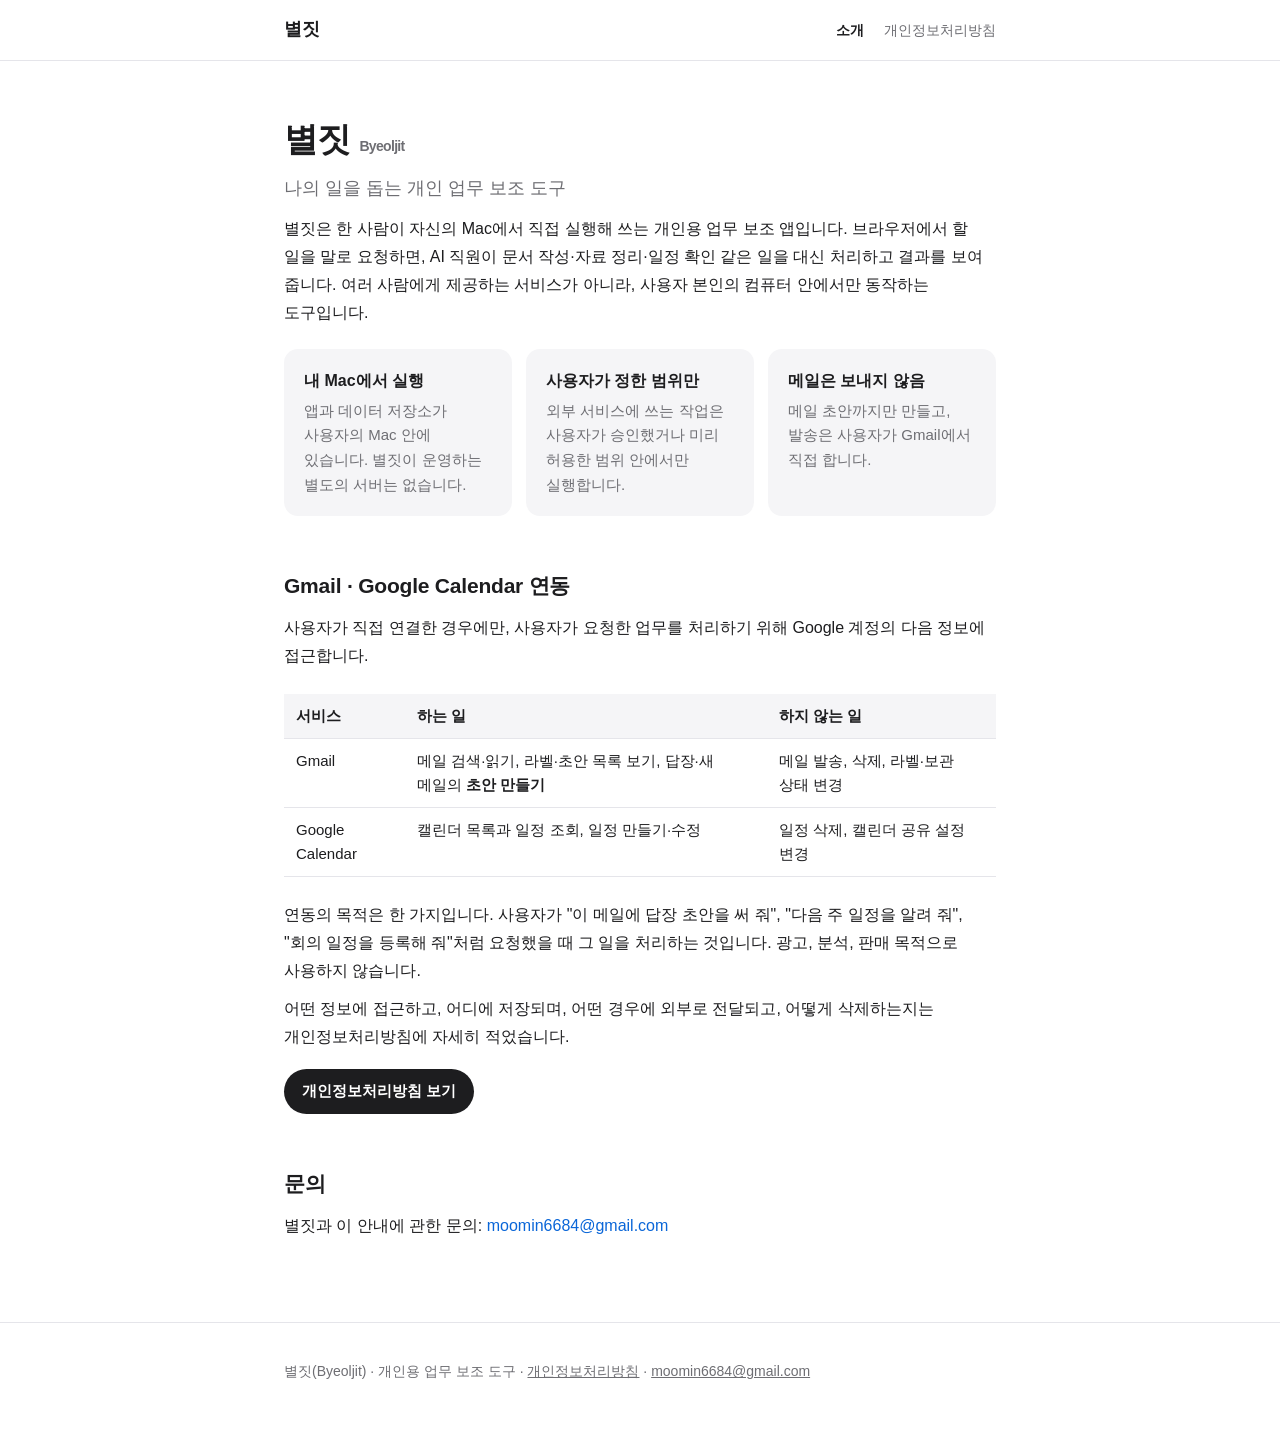
<file: index.html>
<!doctype html>
<html lang="ko">
<head>
<meta charset="utf-8">
<meta name="viewport" content="width=device-width, initial-scale=1">
<title>별짓 — 개인 업무 보조 도구</title>
<meta name="description" content="별짓(Byeoljit)은 한 사람이 자신의 Mac에서 실행하는 개인 업무 보조 도구입니다. Gmail과 Google Calendar를 연결해 메일 확인·초안 작성과 일정 조회·등록을 돕습니다.">
<!-- Google Search Console 소유권 확인용 메타 태그를 받으면 이 줄 아래에 그대로 붙여 넣습니다. 예: <meta name="google-site-verification" content="..."> -->
<link rel="stylesheet" href="style.css">
</head>
<body>
<header class="site"><div class="wrap">
  <a class="brand" href="./">별짓</a>
  <nav><a href="./" aria-current="page">소개</a><a href="privacy.html">개인정보처리방침</a></nav>
</div></header>
<main><div class="wrap">
  <h1>별짓 <span class="meta">Byeoljit</span></h1>
  <p class="lead">나의 일을 돕는 개인 업무 보조 도구</p>
  <p>별짓은 한 사람이 자신의 Mac에서 직접 실행해 쓰는 개인용 업무 보조 앱입니다. 브라우저에서 할 일을 말로 요청하면, AI 직원이 문서 작성·자료 정리·일정 확인 같은 일을 대신 처리하고 결과를 보여 줍니다. 여러 사람에게 제공하는 서비스가 아니라, 사용자 본인의 컴퓨터 안에서만 동작하는 도구입니다.</p>

  <div class="cards">
    <div class="card"><h3>내 Mac에서 실행</h3><p>앱과 데이터 저장소가 사용자의 Mac 안에 있습니다. 별짓이 운영하는 별도의 서버는 없습니다.</p></div>
    <div class="card"><h3>사용자가 정한 범위만</h3><p>외부 서비스에 쓰는 작업은 사용자가 승인했거나 미리 허용한 범위 안에서만 실행합니다.</p></div>
    <div class="card"><h3>메일은 보내지 않음</h3><p>메일 초안까지만 만들고, 발송은 사용자가 Gmail에서 직접 합니다.</p></div>
  </div>

  <h2>Gmail · Google Calendar 연동</h2>
  <p>사용자가 직접 연결한 경우에만, 사용자가 요청한 업무를 처리하기 위해 Google 계정의 다음 정보에 접근합니다.</p>
  <div class="table-wrap"><table>
    <thead><tr><th>서비스</th><th>하는 일</th><th>하지 않는 일</th></tr></thead>
    <tbody>
      <tr><td>Gmail</td><td>메일 검색·읽기, 라벨·초안 목록 보기, 답장·새 메일의 <b>초안 만들기</b></td><td>메일 발송, 삭제, 라벨·보관 상태 변경</td></tr>
      <tr><td>Google Calendar</td><td>캘린더 목록과 일정 조회, 일정 만들기·수정</td><td>일정 삭제, 캘린더 공유 설정 변경</td></tr>
    </tbody>
  </table></div>
  <p>연동의 목적은 한 가지입니다. 사용자가 "이 메일에 답장 초안을 써 줘", "다음 주 일정을 알려 줘", "회의 일정을 등록해 줘"처럼 요청했을 때 그 일을 처리하는 것입니다. 광고, 분석, 판매 목적으로 사용하지 않습니다.</p>
  <p>어떤 정보에 접근하고, 어디에 저장되며, 어떤 경우에 외부로 전달되고, 어떻게 삭제하는지는 개인정보처리방침에 자세히 적었습니다.</p>
  <p><a class="btn" href="privacy.html">개인정보처리방침 보기</a></p>

  <h2>문의</h2>
  <p>별짓과 이 안내에 관한 문의: <a href="mailto:moomin6684@gmail.com">moomin6684@gmail.com</a></p>
</div></main>
<footer class="site"><div class="wrap">
  <p>별짓(Byeoljit) · 개인용 업무 보조 도구 · <a href="privacy.html">개인정보처리방침</a> · <a href="mailto:moomin6684@gmail.com">moomin6684@gmail.com</a></p>
</div></footer>
</body>
</html>
</file>
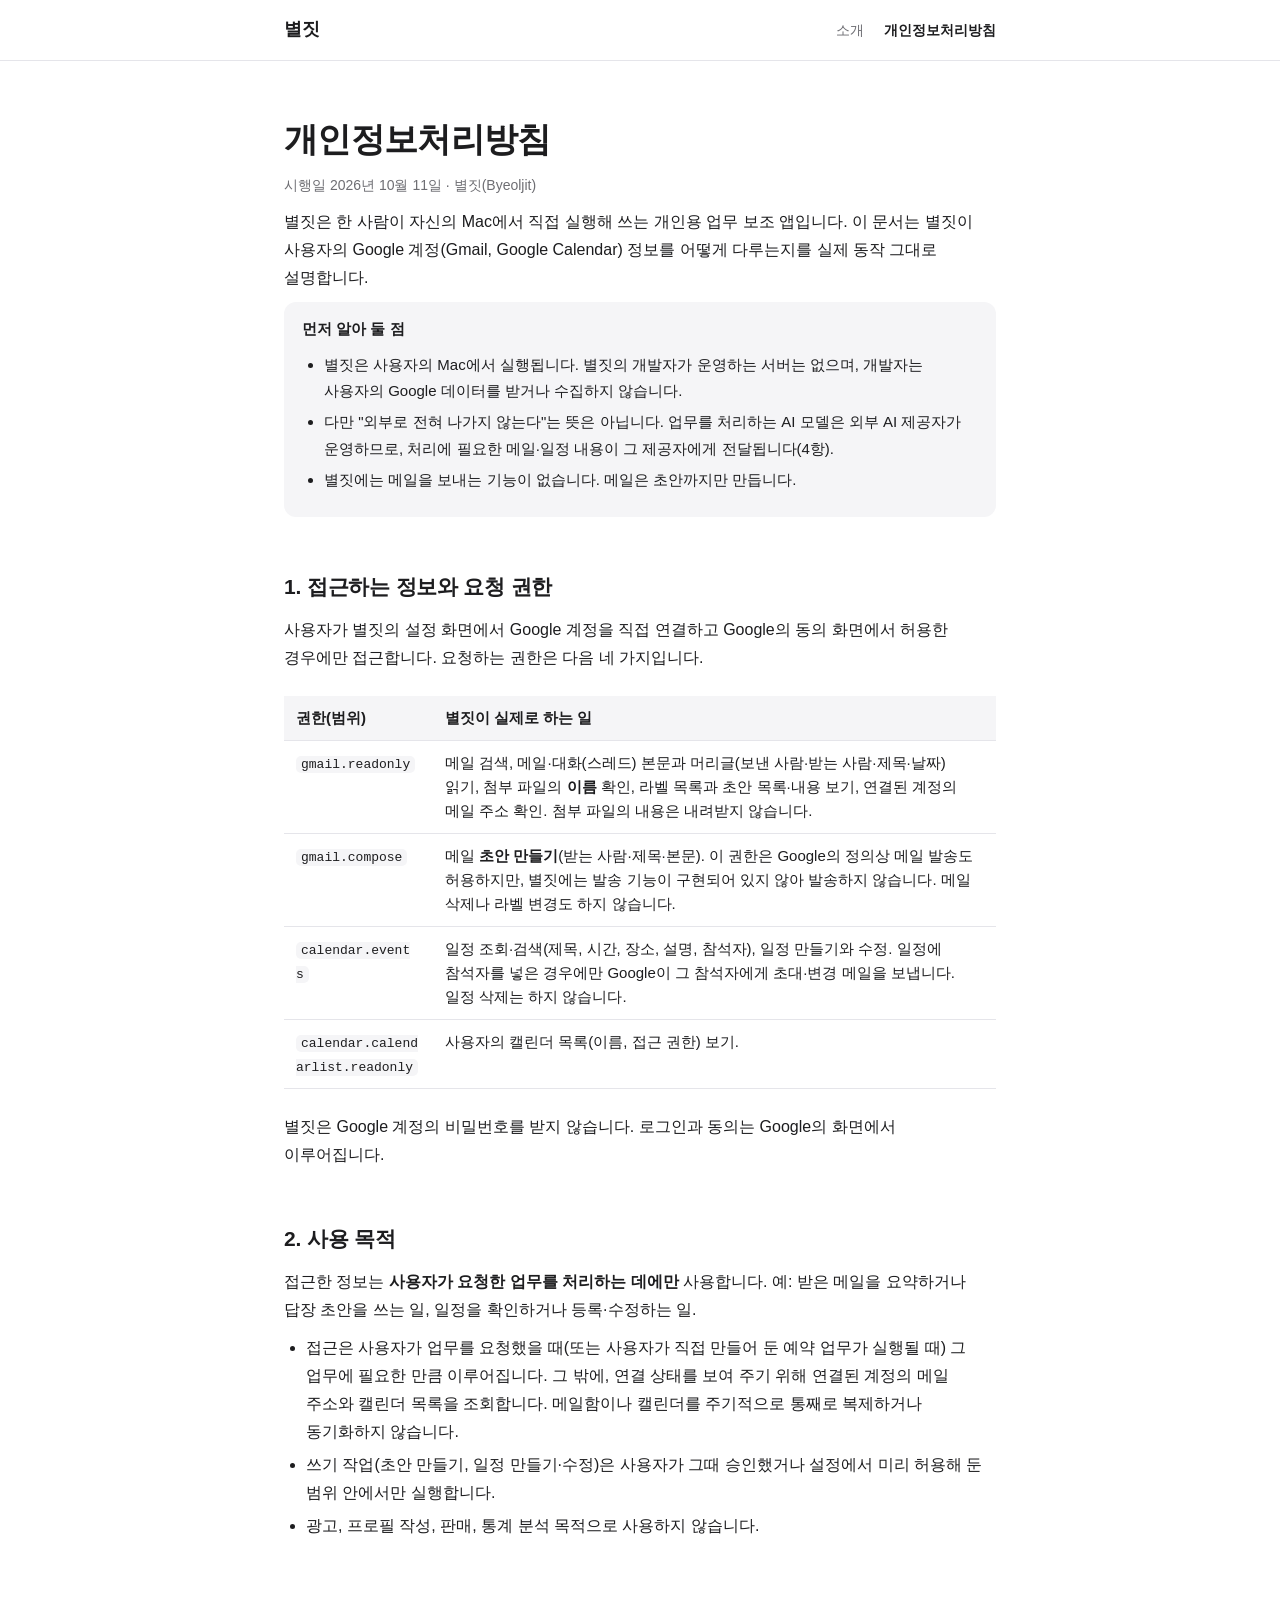
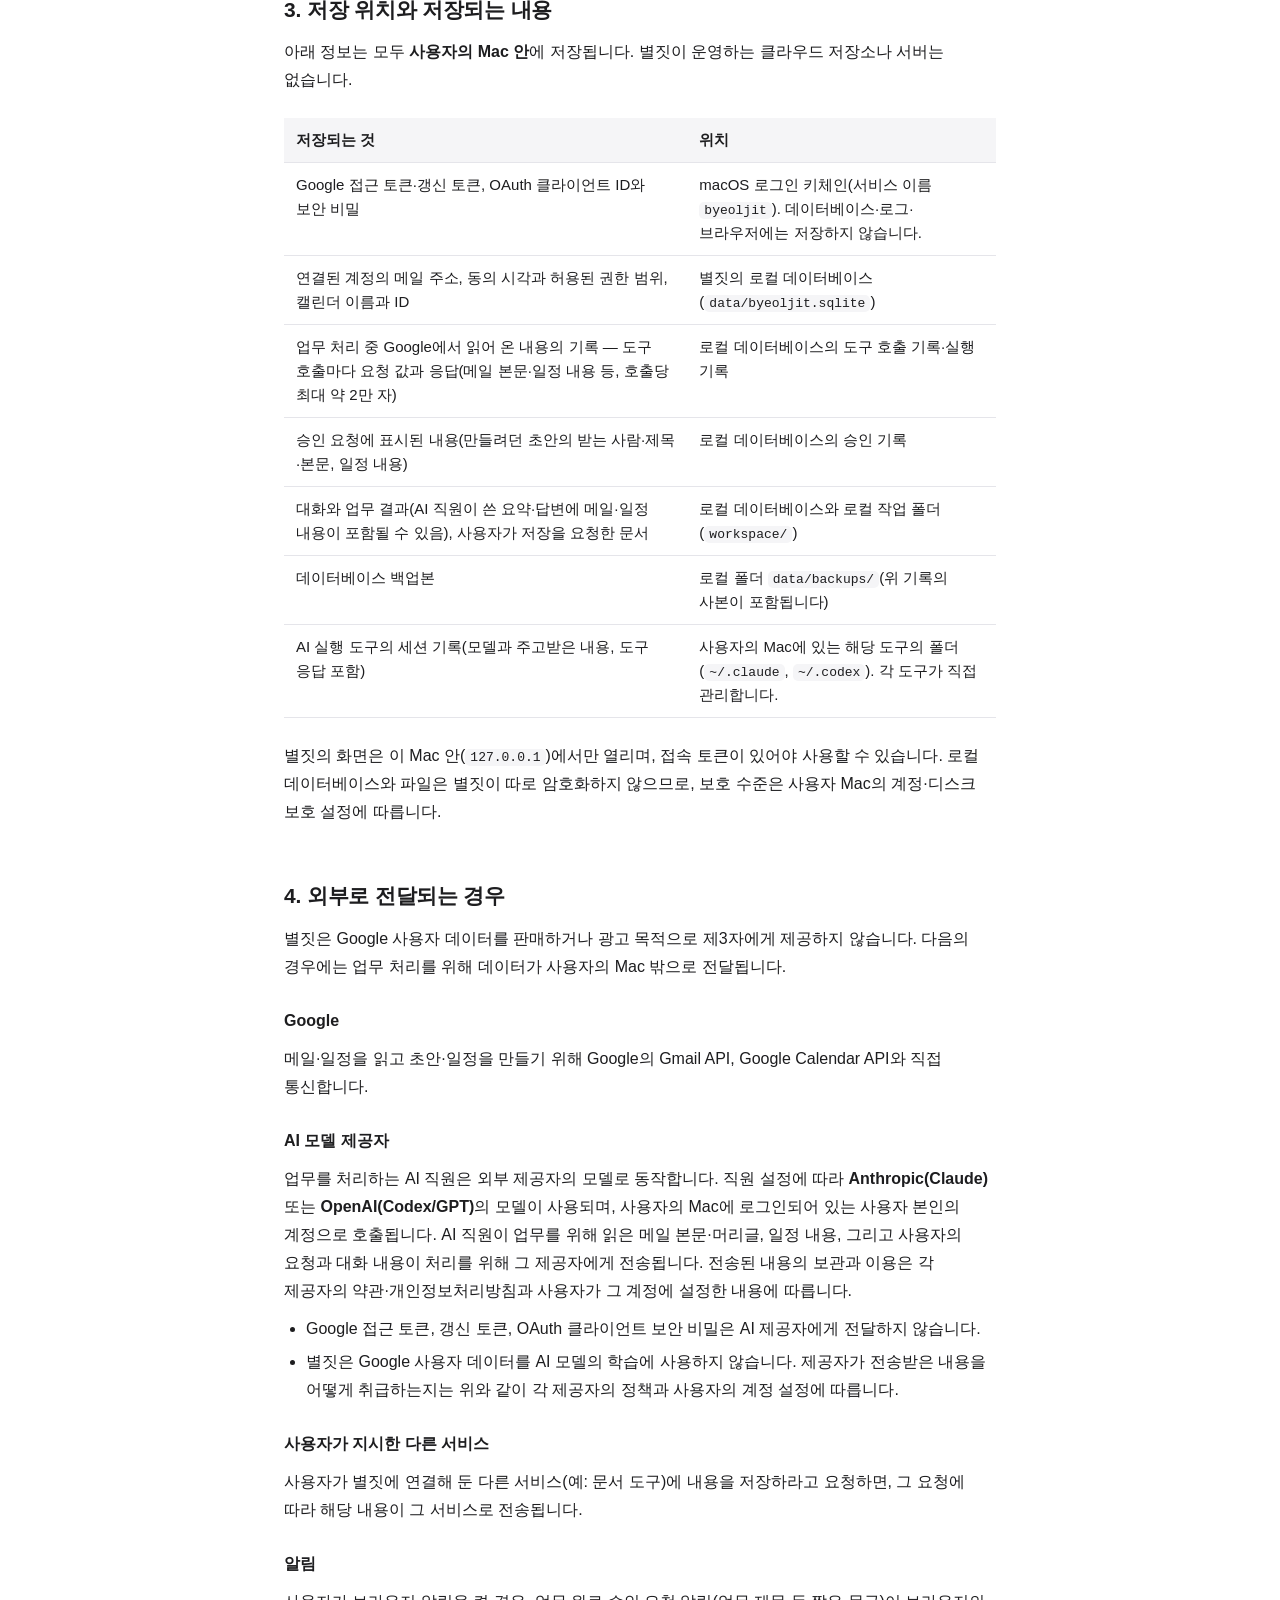
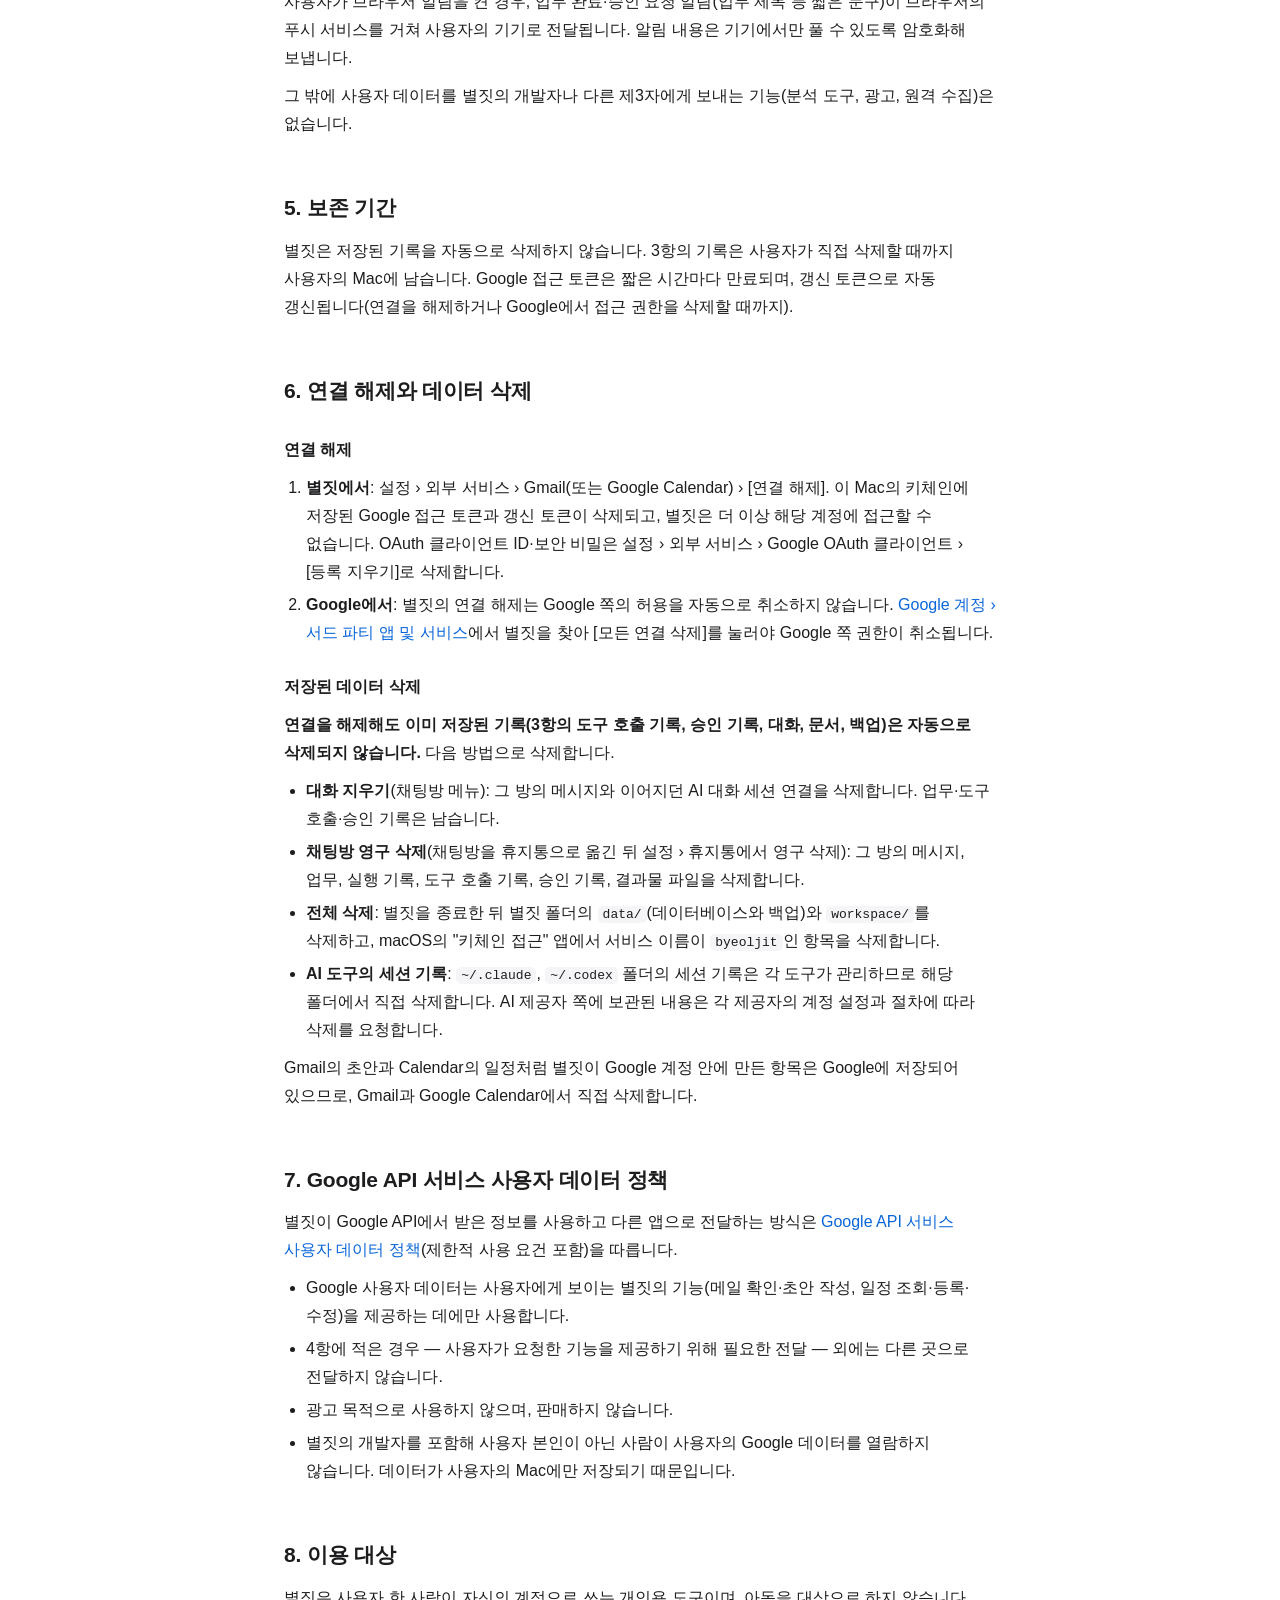
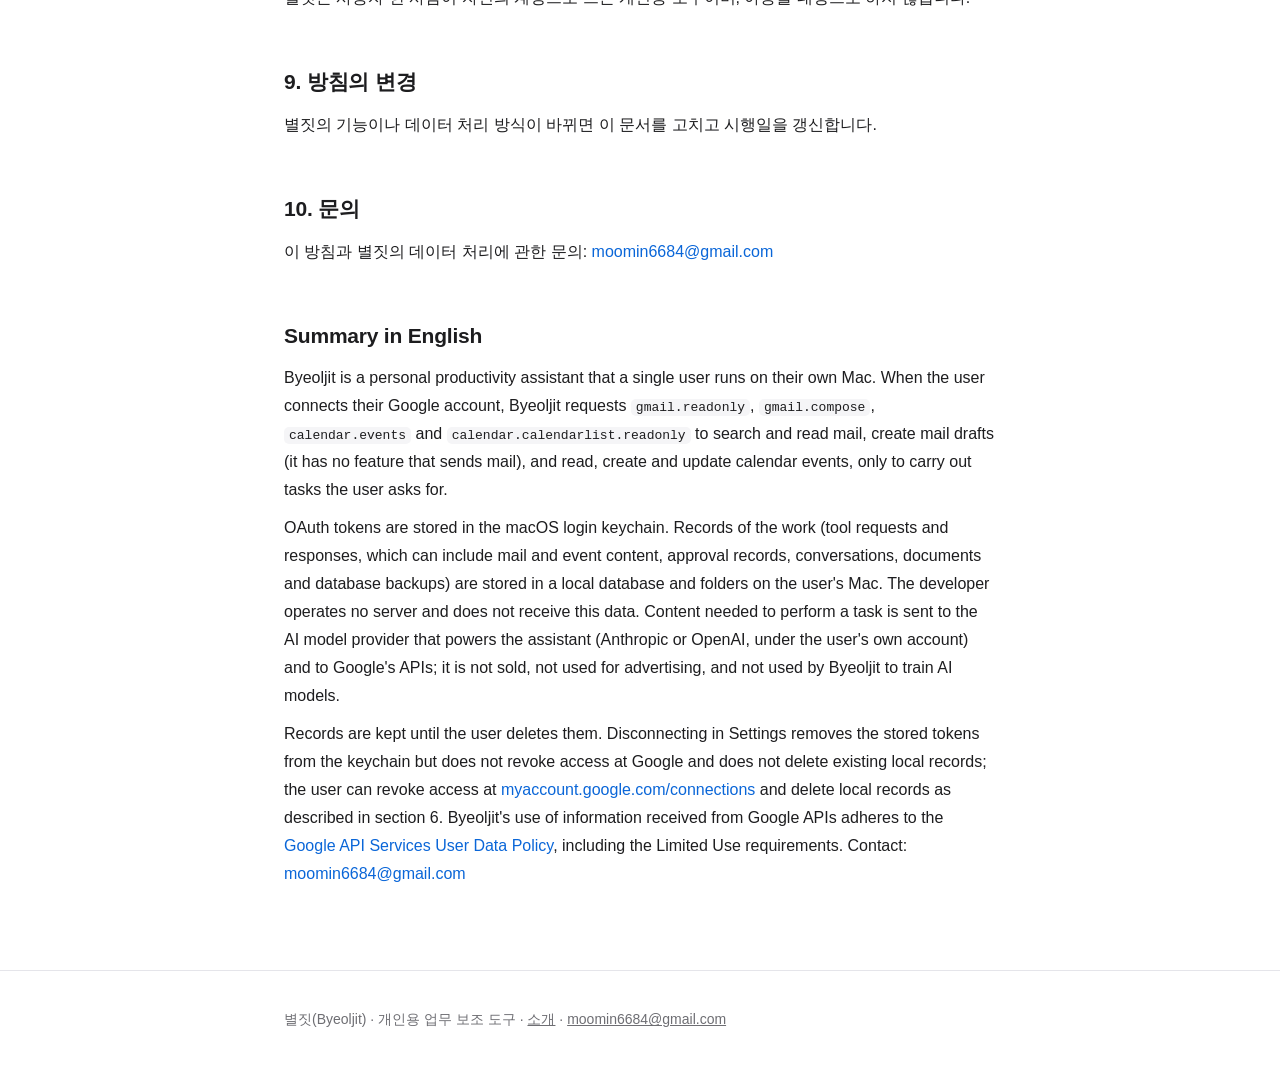
<file: privacy.html>
<!doctype html>
<html lang="ko">
<head>
<meta charset="utf-8">
<meta name="viewport" content="width=device-width, initial-scale=1">
<title>개인정보처리방침 — 별짓</title>
<meta name="description" content="별짓(Byeoljit)이 Gmail·Google Calendar 정보에 접근하고, 사용·저장·외부 전달·보존·삭제하는 방식과 연결 해제 방법을 설명합니다.">
<link rel="stylesheet" href="style.css">
</head>
<body>
<header class="site"><div class="wrap">
  <a class="brand" href="./">별짓</a>
  <nav><a href="./">소개</a><a href="privacy.html" aria-current="page">개인정보처리방침</a></nav>
</div></header>
<main><div class="wrap">
  <h1>개인정보처리방침</h1>
  <p class="meta">시행일 2026년 10월 11일 · 별짓(Byeoljit)</p>

  <p>별짓은 한 사람이 자신의 Mac에서 직접 실행해 쓰는 개인용 업무 보조 앱입니다. 이 문서는 별짓이 사용자의 Google 계정(Gmail, Google Calendar) 정보를 어떻게 다루는지를 실제 동작 그대로 설명합니다.</p>
  <div class="note">
    <b>먼저 알아 둘 점</b>
    <ul>
      <li>별짓은 사용자의 Mac에서 실행됩니다. 별짓의 개발자가 운영하는 서버는 없으며, 개발자는 사용자의 Google 데이터를 받거나 수집하지 않습니다.</li>
      <li>다만 "외부로 전혀 나가지 않는다"는 뜻은 아닙니다. 업무를 처리하는 AI 모델은 외부 AI 제공자가 운영하므로, 처리에 필요한 메일·일정 내용이 그 제공자에게 전달됩니다(4항).</li>
      <li>별짓에는 메일을 보내는 기능이 없습니다. 메일은 초안까지만 만듭니다.</li>
    </ul>
  </div>

  <h2>1. 접근하는 정보와 요청 권한</h2>
  <p>사용자가 별짓의 설정 화면에서 Google 계정을 직접 연결하고 Google의 동의 화면에서 허용한 경우에만 접근합니다. 요청하는 권한은 다음 네 가지입니다.</p>
  <div class="table-wrap"><table>
    <thead><tr><th>권한(범위)</th><th>별짓이 실제로 하는 일</th></tr></thead>
    <tbody>
      <tr><td><code>gmail.readonly</code></td><td>메일 검색, 메일·대화(스레드) 본문과 머리글(보낸 사람·받는 사람·제목·날짜) 읽기, 첨부 파일의 <b>이름</b> 확인, 라벨 목록과 초안 목록·내용 보기, 연결된 계정의 메일 주소 확인. 첨부 파일의 내용은 내려받지 않습니다.</td></tr>
      <tr><td><code>gmail.compose</code></td><td>메일 <b>초안 만들기</b>(받는 사람·제목·본문). 이 권한은 Google의 정의상 메일 발송도 허용하지만, 별짓에는 발송 기능이 구현되어 있지 않아 발송하지 않습니다. 메일 삭제나 라벨 변경도 하지 않습니다.</td></tr>
      <tr><td><code>calendar.events</code></td><td>일정 조회·검색(제목, 시간, 장소, 설명, 참석자), 일정 만들기와 수정. 일정에 참석자를 넣은 경우에만 Google이 그 참석자에게 초대·변경 메일을 보냅니다. 일정 삭제는 하지 않습니다.</td></tr>
      <tr><td><code>calendar.calendarlist.readonly</code></td><td>사용자의 캘린더 목록(이름, 접근 권한) 보기.</td></tr>
    </tbody>
  </table></div>
  <p>별짓은 Google 계정의 비밀번호를 받지 않습니다. 로그인과 동의는 Google의 화면에서 이루어집니다.</p>

  <h2>2. 사용 목적</h2>
  <p>접근한 정보는 <b>사용자가 요청한 업무를 처리하는 데에만</b> 사용합니다. 예: 받은 메일을 요약하거나 답장 초안을 쓰는 일, 일정을 확인하거나 등록·수정하는 일.</p>
  <ul>
    <li>접근은 사용자가 업무를 요청했을 때(또는 사용자가 직접 만들어 둔 예약 업무가 실행될 때) 그 업무에 필요한 만큼 이루어집니다. 그 밖에, 연결 상태를 보여 주기 위해 연결된 계정의 메일 주소와 캘린더 목록을 조회합니다. 메일함이나 캘린더를 주기적으로 통째로 복제하거나 동기화하지 않습니다.</li>
    <li>쓰기 작업(초안 만들기, 일정 만들기·수정)은 사용자가 그때 승인했거나 설정에서 미리 허용해 둔 범위 안에서만 실행합니다.</li>
    <li>광고, 프로필 작성, 판매, 통계 분석 목적으로 사용하지 않습니다.</li>
  </ul>

  <h2>3. 저장 위치와 저장되는 내용</h2>
  <p>아래 정보는 모두 <b>사용자의 Mac 안</b>에 저장됩니다. 별짓이 운영하는 클라우드 저장소나 서버는 없습니다.</p>
  <div class="table-wrap"><table>
    <thead><tr><th>저장되는 것</th><th>위치</th></tr></thead>
    <tbody>
      <tr><td>Google 접근 토큰·갱신 토큰, OAuth 클라이언트 ID와 보안 비밀</td><td>macOS 로그인 키체인(서비스 이름 <code>byeoljit</code>). 데이터베이스·로그·브라우저에는 저장하지 않습니다.</td></tr>
      <tr><td>연결된 계정의 메일 주소, 동의 시각과 허용된 권한 범위, 캘린더 이름과 ID</td><td>별짓의 로컬 데이터베이스(<code>data/byeoljit.sqlite</code>)</td></tr>
      <tr><td>업무 처리 중 Google에서 읽어 온 내용의 기록 — 도구 호출마다 요청 값과 응답(메일 본문·일정 내용 등, 호출당 최대 약 2만 자)</td><td>로컬 데이터베이스의 도구 호출 기록·실행 기록</td></tr>
      <tr><td>승인 요청에 표시된 내용(만들려던 초안의 받는 사람·제목·본문, 일정 내용)</td><td>로컬 데이터베이스의 승인 기록</td></tr>
      <tr><td>대화와 업무 결과(AI 직원이 쓴 요약·답변에 메일·일정 내용이 포함될 수 있음), 사용자가 저장을 요청한 문서</td><td>로컬 데이터베이스와 로컬 작업 폴더(<code>workspace/</code>)</td></tr>
      <tr><td>데이터베이스 백업본</td><td>로컬 폴더 <code>data/backups/</code>(위 기록의 사본이 포함됩니다)</td></tr>
      <tr><td>AI 실행 도구의 세션 기록(모델과 주고받은 내용, 도구 응답 포함)</td><td>사용자의 Mac에 있는 해당 도구의 폴더(<code>~/.claude</code>, <code>~/.codex</code>). 각 도구가 직접 관리합니다.</td></tr>
    </tbody>
  </table></div>
  <p>별짓의 화면은 이 Mac 안(<code>127.0.0.1</code>)에서만 열리며, 접속 토큰이 있어야 사용할 수 있습니다. 로컬 데이터베이스와 파일은 별짓이 따로 암호화하지 않으므로, 보호 수준은 사용자 Mac의 계정·디스크 보호 설정에 따릅니다.</p>

  <h2>4. 외부로 전달되는 경우</h2>
  <p>별짓은 Google 사용자 데이터를 판매하거나 광고 목적으로 제3자에게 제공하지 않습니다. 다음의 경우에는 업무 처리를 위해 데이터가 사용자의 Mac 밖으로 전달됩니다.</p>
  <h3>Google</h3>
  <p>메일·일정을 읽고 초안·일정을 만들기 위해 Google의 Gmail API, Google Calendar API와 직접 통신합니다.</p>
  <h3>AI 모델 제공자</h3>
  <p>업무를 처리하는 AI 직원은 외부 제공자의 모델로 동작합니다. 직원 설정에 따라 <b>Anthropic(Claude)</b> 또는 <b>OpenAI(Codex/GPT)</b>의 모델이 사용되며, 사용자의 Mac에 로그인되어 있는 사용자 본인의 계정으로 호출됩니다. AI 직원이 업무를 위해 읽은 메일 본문·머리글, 일정 내용, 그리고 사용자의 요청과 대화 내용이 처리를 위해 그 제공자에게 전송됩니다. 전송된 내용의 보관과 이용은 각 제공자의 약관·개인정보처리방침과 사용자가 그 계정에 설정한 내용에 따릅니다.</p>
  <ul>
    <li>Google 접근 토큰, 갱신 토큰, OAuth 클라이언트 보안 비밀은 AI 제공자에게 전달하지 않습니다.</li>
    <li>별짓은 Google 사용자 데이터를 AI 모델의 학습에 사용하지 않습니다. 제공자가 전송받은 내용을 어떻게 취급하는지는 위와 같이 각 제공자의 정책과 사용자의 계정 설정에 따릅니다.</li>
  </ul>
  <h3>사용자가 지시한 다른 서비스</h3>
  <p>사용자가 별짓에 연결해 둔 다른 서비스(예: 문서 도구)에 내용을 저장하라고 요청하면, 그 요청에 따라 해당 내용이 그 서비스로 전송됩니다.</p>
  <h3>알림</h3>
  <p>사용자가 브라우저 알림을 켠 경우, 업무 완료·승인 요청 알림(업무 제목 등 짧은 문구)이 브라우저의 푸시 서비스를 거쳐 사용자의 기기로 전달됩니다. 알림 내용은 기기에서만 풀 수 있도록 암호화해 보냅니다.</p>
  <p>그 밖에 사용자 데이터를 별짓의 개발자나 다른 제3자에게 보내는 기능(분석 도구, 광고, 원격 수집)은 없습니다.</p>

  <h2>5. 보존 기간</h2>
  <p>별짓은 저장된 기록을 자동으로 삭제하지 않습니다. 3항의 기록은 사용자가 직접 삭제할 때까지 사용자의 Mac에 남습니다. Google 접근 토큰은 짧은 시간마다 만료되며, 갱신 토큰으로 자동 갱신됩니다(연결을 해제하거나 Google에서 접근 권한을 삭제할 때까지).</p>

  <h2>6. 연결 해제와 데이터 삭제</h2>
  <h3>연결 해제</h3>
  <ol>
    <li><b>별짓에서</b>: 설정 › 외부 서비스 › Gmail(또는 Google Calendar) › [연결 해제]. 이 Mac의 키체인에 저장된 Google 접근 토큰과 갱신 토큰이 삭제되고, 별짓은 더 이상 해당 계정에 접근할 수 없습니다. OAuth 클라이언트 ID·보안 비밀은 설정 › 외부 서비스 › Google OAuth 클라이언트 › [등록 지우기]로 삭제합니다.</li>
    <li><b>Google에서</b>: 별짓의 연결 해제는 Google 쪽의 허용을 자동으로 취소하지 않습니다. <a href="https://myaccount.google.com/connections" rel="noopener">Google 계정 › 서드 파티 앱 및 서비스</a>에서 별짓을 찾아 [모든 연결 삭제]를 눌러야 Google 쪽 권한이 취소됩니다.</li>
  </ol>
  <h3>저장된 데이터 삭제</h3>
  <p><b>연결을 해제해도 이미 저장된 기록(3항의 도구 호출 기록, 승인 기록, 대화, 문서, 백업)은 자동으로 삭제되지 않습니다.</b> 다음 방법으로 삭제합니다.</p>
  <ul>
    <li><b>대화 지우기</b>(채팅방 메뉴): 그 방의 메시지와 이어지던 AI 대화 세션 연결을 삭제합니다. 업무·도구 호출·승인 기록은 남습니다.</li>
    <li><b>채팅방 영구 삭제</b>(채팅방을 휴지통으로 옮긴 뒤 설정 › 휴지통에서 영구 삭제): 그 방의 메시지, 업무, 실행 기록, 도구 호출 기록, 승인 기록, 결과물 파일을 삭제합니다.</li>
    <li><b>전체 삭제</b>: 별짓을 종료한 뒤 별짓 폴더의 <code>data/</code>(데이터베이스와 백업)와 <code>workspace/</code>를 삭제하고, macOS의 "키체인 접근" 앱에서 서비스 이름이 <code>byeoljit</code>인 항목을 삭제합니다.</li>
    <li><b>AI 도구의 세션 기록</b>: <code>~/.claude</code>, <code>~/.codex</code> 폴더의 세션 기록은 각 도구가 관리하므로 해당 폴더에서 직접 삭제합니다. AI 제공자 쪽에 보관된 내용은 각 제공자의 계정 설정과 절차에 따라 삭제를 요청합니다.</li>
  </ul>
  <p>Gmail의 초안과 Calendar의 일정처럼 별짓이 Google 계정 안에 만든 항목은 Google에 저장되어 있으므로, Gmail과 Google Calendar에서 직접 삭제합니다.</p>

  <h2>7. Google API 서비스 사용자 데이터 정책</h2>
  <p>별짓이 Google API에서 받은 정보를 사용하고 다른 앱으로 전달하는 방식은 <a href="https://developers.google.com/terms/api-services-user-data-policy" rel="noopener">Google API 서비스 사용자 데이터 정책</a>(제한적 사용 요건 포함)을 따릅니다.</p>
  <ul>
    <li>Google 사용자 데이터는 사용자에게 보이는 별짓의 기능(메일 확인·초안 작성, 일정 조회·등록·수정)을 제공하는 데에만 사용합니다.</li>
    <li>4항에 적은 경우 — 사용자가 요청한 기능을 제공하기 위해 필요한 전달 — 외에는 다른 곳으로 전달하지 않습니다.</li>
    <li>광고 목적으로 사용하지 않으며, 판매하지 않습니다.</li>
    <li>별짓의 개발자를 포함해 사용자 본인이 아닌 사람이 사용자의 Google 데이터를 열람하지 않습니다. 데이터가 사용자의 Mac에만 저장되기 때문입니다.</li>
  </ul>

  <h2>8. 이용 대상</h2>
  <p>별짓은 사용자 한 사람이 자신의 계정으로 쓰는 개인용 도구이며, 아동을 대상으로 하지 않습니다.</p>

  <h2>9. 방침의 변경</h2>
  <p>별짓의 기능이나 데이터 처리 방식이 바뀌면 이 문서를 고치고 시행일을 갱신합니다.</p>

  <h2>10. 문의</h2>
  <p>이 방침과 별짓의 데이터 처리에 관한 문의: <a href="mailto:moomin6684@gmail.com">moomin6684@gmail.com</a></p>

  <h2>Summary in English</h2>
  <p>Byeoljit is a personal productivity assistant that a single user runs on their own Mac. When the user connects their Google account, Byeoljit requests <code>gmail.readonly</code>, <code>gmail.compose</code>, <code>calendar.events</code> and <code>calendar.calendarlist.readonly</code> to search and read mail, create mail drafts (it has no feature that sends mail), and read, create and update calendar events, only to carry out tasks the user asks for.</p>
  <p>OAuth tokens are stored in the macOS login keychain. Records of the work (tool requests and responses, which can include mail and event content, approval records, conversations, documents and database backups) are stored in a local database and folders on the user's Mac. The developer operates no server and does not receive this data. Content needed to perform a task is sent to the AI model provider that powers the assistant (Anthropic or OpenAI, under the user's own account) and to Google's APIs; it is not sold, not used for advertising, and not used by Byeoljit to train AI models.</p>
  <p>Records are kept until the user deletes them. Disconnecting in Settings removes the stored tokens from the keychain but does not revoke access at Google and does not delete existing local records; the user can revoke access at <a href="https://myaccount.google.com/connections" rel="noopener">myaccount.google.com/connections</a> and delete local records as described in section 6. Byeoljit's use of information received from Google APIs adheres to the <a href="https://developers.google.com/terms/api-services-user-data-policy" rel="noopener">Google API Services User Data Policy</a>, including the Limited Use requirements. Contact: <a href="mailto:moomin6684@gmail.com">moomin6684@gmail.com</a></p>
</div></main>
<footer class="site"><div class="wrap">
  <p>별짓(Byeoljit) · 개인용 업무 보조 도구 · <a href="./">소개</a> · <a href="mailto:moomin6684@gmail.com">moomin6684@gmail.com</a></p>
</div></footer>
</body>
</html>
</file>
<file: style.css>
:root { --text: #1d1d1f; --sub: #6e6e73; --line: #e5e5ea; --accent: #0a66d8; --bg: #ffffff; --soft: #f5f5f7; }
* { box-sizing: border-box; }
html { -webkit-text-size-adjust: 100%; }
body { margin: 0; background: var(--bg); color: var(--text); font: 16px/1.75 -apple-system, BlinkMacSystemFont, "Apple SD Gothic Neo", "Pretendard", "Noto Sans KR", "Segoe UI", sans-serif; word-break: keep-all; overflow-wrap: anywhere; }
a { color: var(--accent); text-decoration: none; } a:hover { text-decoration: underline; }
.wrap { max-width: 760px; margin: 0 auto; padding: 0 24px; }
header.site { border-bottom: 1px solid var(--line); }
header.site .wrap { display: flex; align-items: center; justify-content: space-between; height: 60px; }
.brand { font-weight: 700; font-size: 18px; color: var(--text); letter-spacing: -0.01em; }
nav a { margin-left: 20px; font-size: 14px; color: var(--sub); } nav a[aria-current="page"] { color: var(--text); font-weight: 600; }
main { padding: 56px 0 72px; }
h1 { font-size: 34px; line-height: 1.3; letter-spacing: -0.02em; margin: 0 0 12px; }
h2 { font-size: 21px; letter-spacing: -0.01em; margin: 48px 0 10px; padding-top: 4px; }
h3 { font-size: 16px; margin: 26px 0 6px; }
p { margin: 10px 0; } ul, ol { margin: 10px 0; padding-left: 22px; } li { margin: 5px 0; }
.lead { font-size: 18px; color: var(--sub); margin: 0 0 8px; }
.meta { color: var(--sub); font-size: 14px; }
.cards { display: grid; grid-template-columns: repeat(auto-fit, minmax(220px, 1fr)); gap: 14px; margin: 22px 0; }
.card { background: var(--soft); border-radius: 14px; padding: 18px 20px; } .card h3 { margin: 0 0 4px; } .card p { margin: 0; color: var(--sub); font-size: 15px; line-height: 1.65; }
.note { background: var(--soft); border-radius: 12px; padding: 14px 18px; font-size: 15px; }
.btn { display: inline-block; margin-top: 8px; padding: 9px 18px; border-radius: 999px; background: var(--text); color: #fff; font-size: 15px; font-weight: 600; } .btn:hover { text-decoration: none; opacity: 0.86; }
table { width: 100%; border-collapse: collapse; margin: 14px 0; font-size: 15px; }
th, td { text-align: left; vertical-align: top; padding: 10px 12px; border-bottom: 1px solid var(--line); line-height: 1.6; } th { background: var(--soft); font-weight: 600; white-space: nowrap; }
.table-wrap { overflow-x: auto; }
code { font: 13px/1.5 ui-monospace, SFMono-Regular, Menlo, monospace; background: var(--soft); padding: 1px 5px; border-radius: 5px; }
footer.site { border-top: 1px solid var(--line); padding: 26px 0 40px; color: var(--sub); font-size: 14px; }
footer.site a { color: var(--sub); text-decoration: underline; }
@media (max-width: 560px) { h1 { font-size: 27px; } main { padding: 36px 0 56px; } th { white-space: normal; } }
</file>
